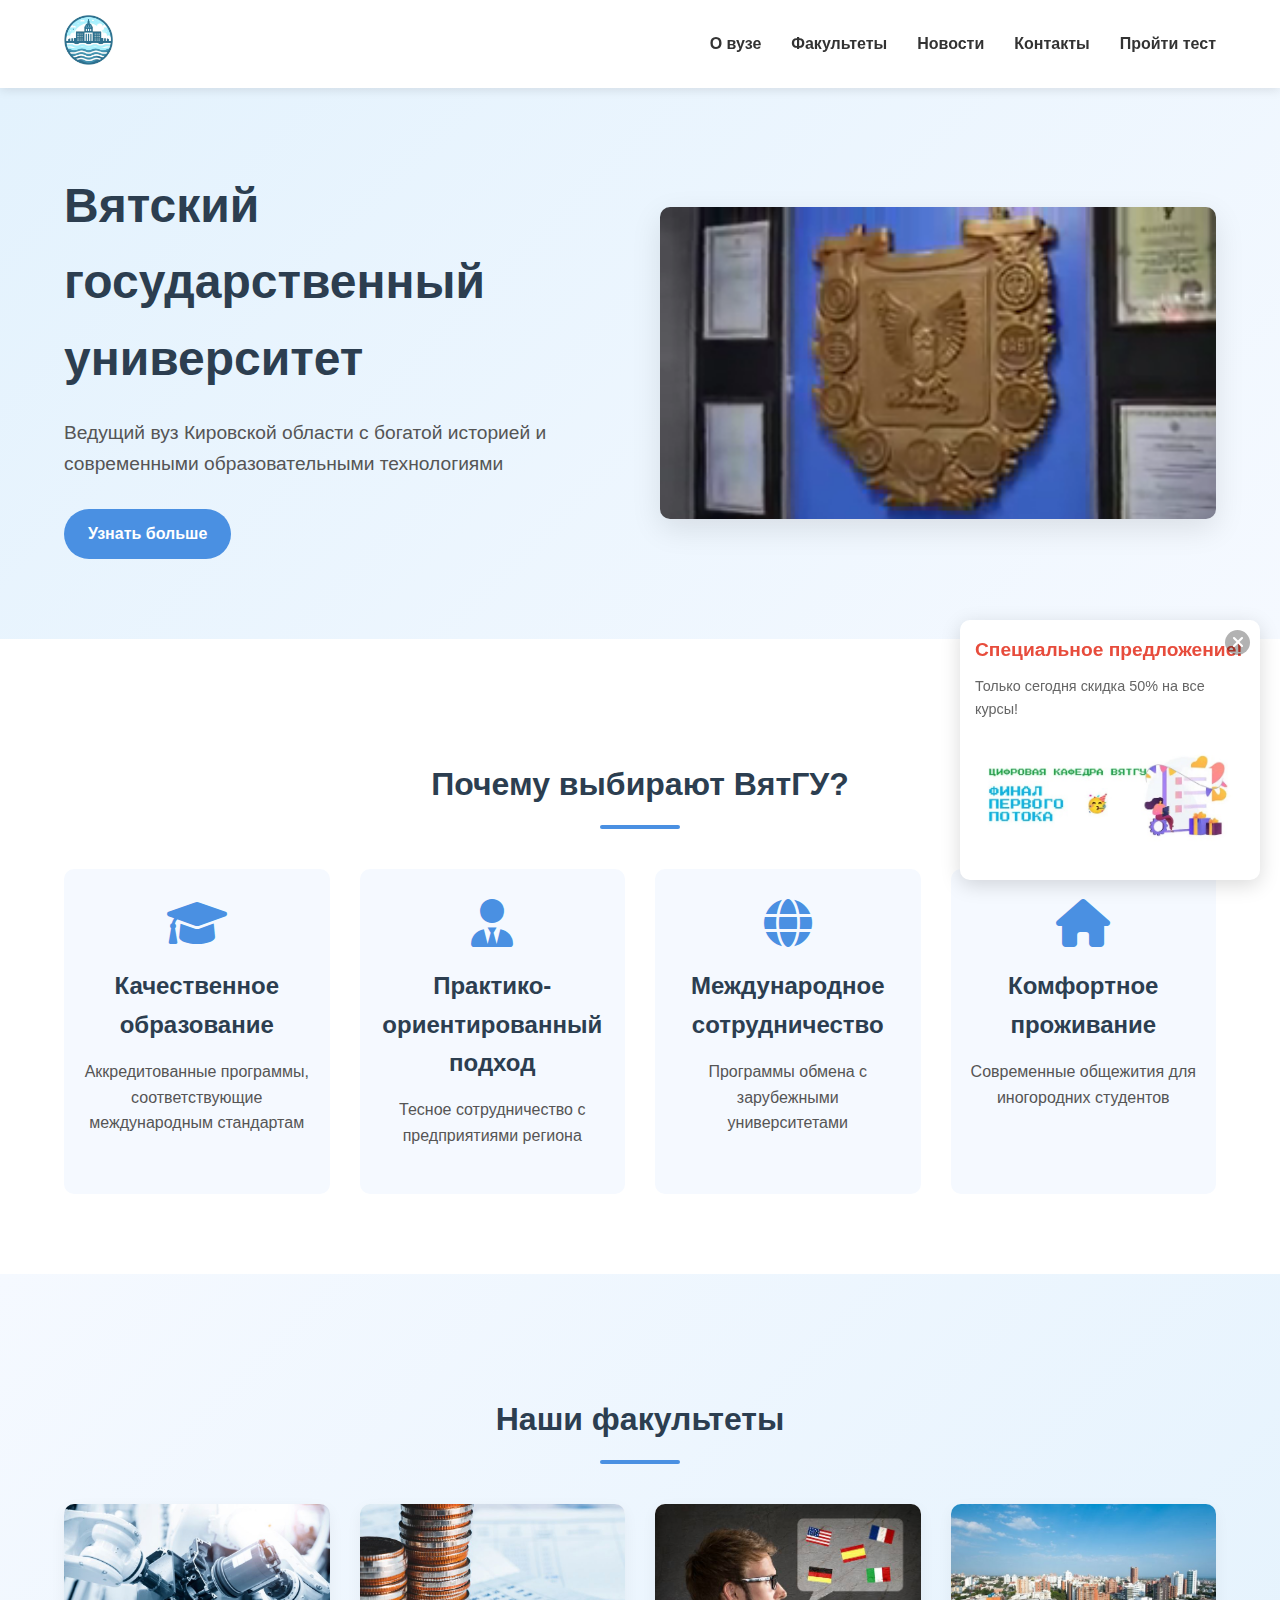
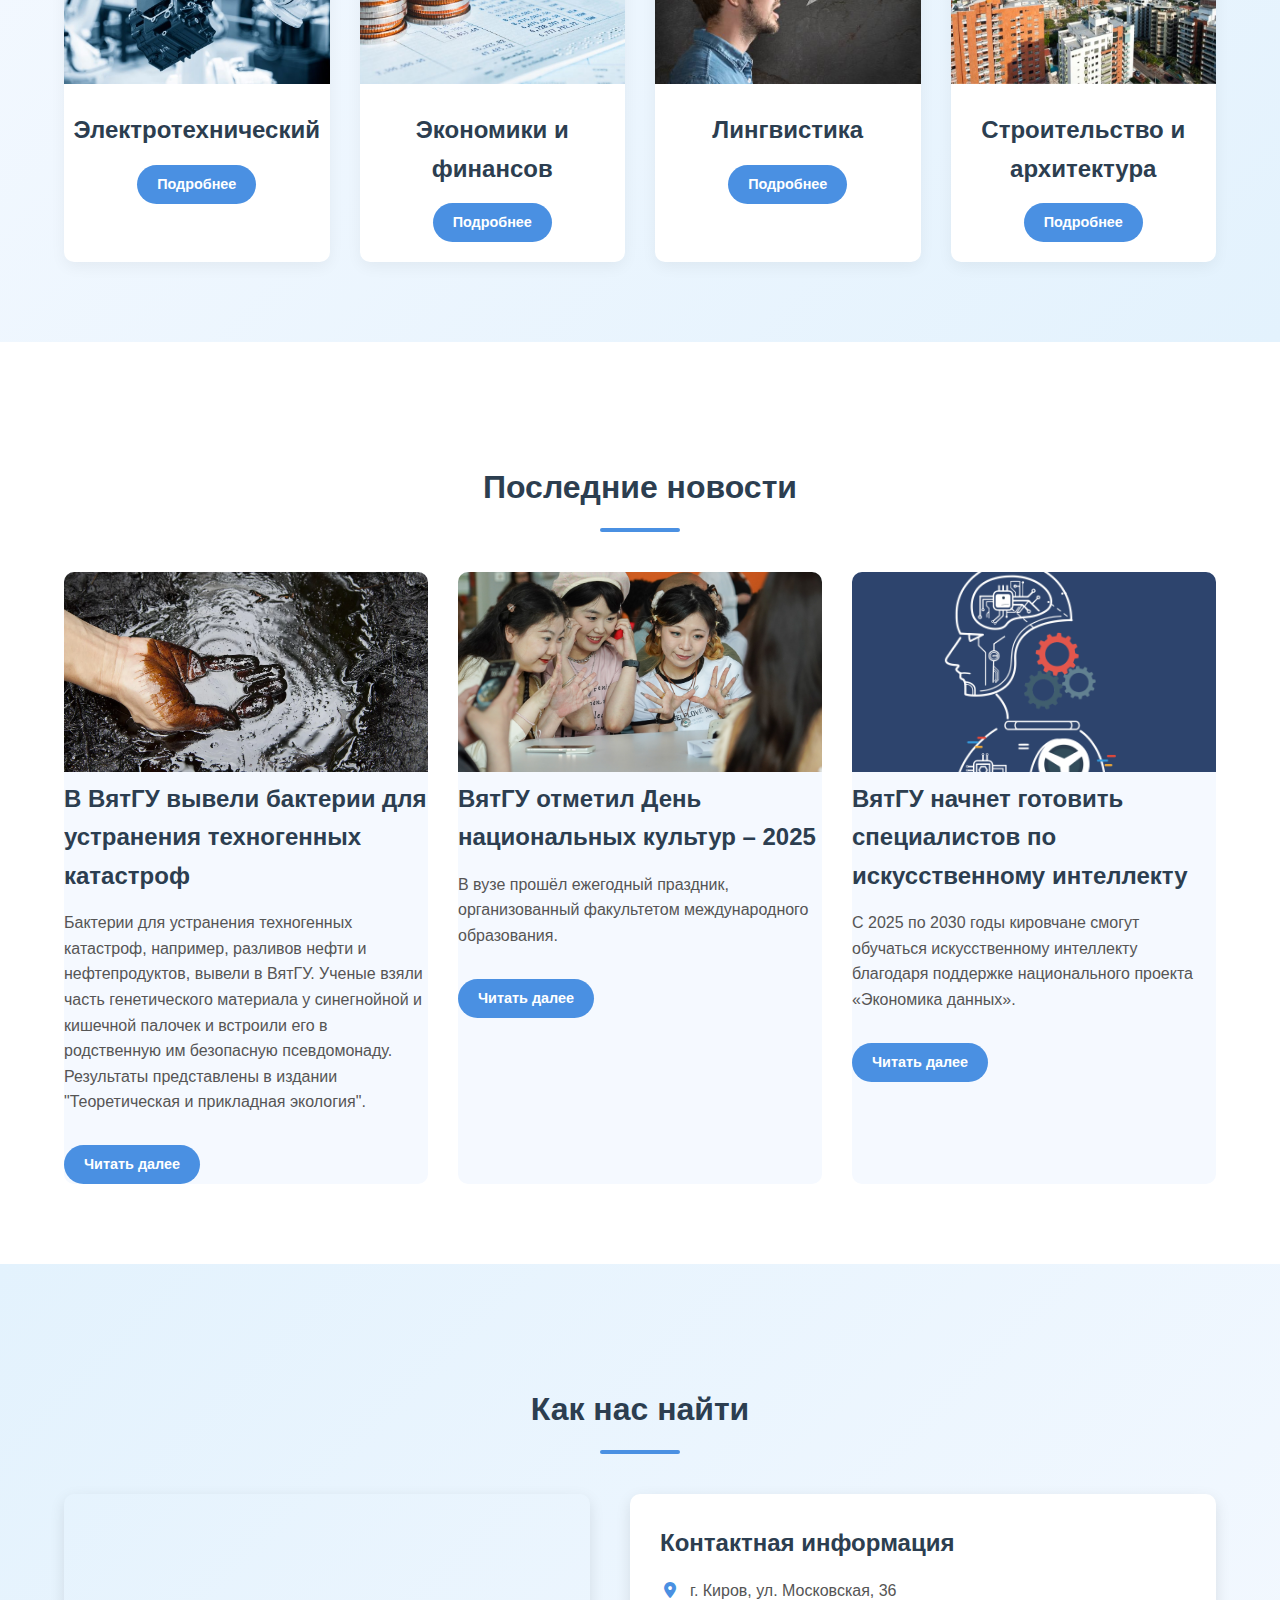
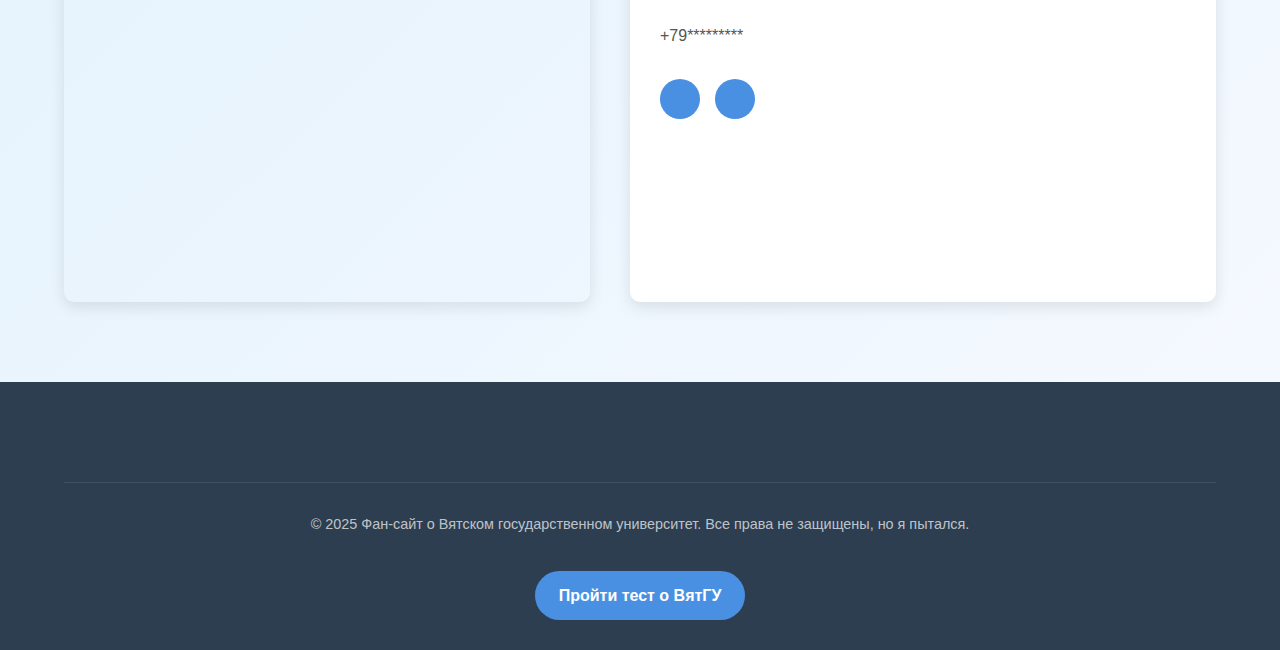
<file: index.html>
﻿<!DOCTYPE html>
<html lang="ru">
<head>
    <meta charset="UTF-8">
    <meta name="viewport" content="width=device-width, initial-scale=1.0">
    <title>ВятГУ - Главная</title>
    <link rel="stylesheet" href="Чисто стиль.css">
    <link rel="stylesheet" href="https://cdnjs.cloudflare.com/ajax/libs/font-awesome/6.0.0-beta3/css/all.min.css">
</head>
<body>
    <header>
        <div class="логотип">
            <img src="лого.jpg" alt="Логотип ВятГУ">
        </div>
        <nav>
            <ul>
                <li><a href="#о-вузе">О вузе</a></li>
                <li><a href="#факультеты">Факультеты</a></li>
                <li><a href="#новости">Новости</a></li>
                <li><a href="#контакты">Контакты</a></li>
                <li><a href="Тест.html">Пройти тест</a></li>
            </ul>
        </nav>
        <div class="бургер-меню">
            <i class="fas fa-bars"></i>
        </div>
    </header>

    <div class="реклама">
        <a href="https://ok.ru/informtehkirov/topic/155326226508620" target="_blank" class="реклама-ссылка">
            <div class="реклама-контент">
                <h3>Специальное предложение!</h3>
                <p>Только сегодня скидка 50% на все курсы!</p>
                <img src="цифровые кафедры.jpg" alt="Реклама">
            </div>
            <div class="крестик"><i class="fas fa-times"></i></div>
        </a>
    </div>

    <main>
        <section id="о-вузе" class="герой">
            <div class="герой-контент">
                <h1>Вятский государственный университет</h1>
                <p>Ведущий вуз Кировской области с богатой историей и современными образовательными технологиями</p>
                <a href="https://yandex.ru/video/preview/6130257232818466987" class="кнопка">Узнать больше</a>
            </div>
            <div class="герой-видео">
                <video autoplay muted loop>
                    <source src="видео.mp4" type="video/mp4">
                </video>
            </div>
        </section>

        <section id="преимущества" class="преимущества">
            <h2>Почему выбирают ВятГУ?</h2>
            <div class="преимущества-грид">
                <div class="преимущество">
                    <i class="fas fa-graduation-cap"></i>
                    <h3>Качественное образование</h3>
                    <p>Аккредитованные программы, соответствующие международным стандартам</p>
                </div>
                <div class="преимущество">
                    <i class="fas fa-user-tie"></i>
                    <h3>Практико-ориентированный подход</h3>
                    <p>Тесное сотрудничество с предприятиями региона</p>
                </div>
                <div class="преимущество">
                    <i class="fas fa-globe"></i>
                    <h3>Международное сотрудничество</h3>
                    <p>Программы обмена с зарубежными университетами</p>
                </div>
                <div class="преимущество">
                    <i class="fas fa-home"></i>
                    <h3>Комфортное проживание</h3>
                    <p>Современные общежития для иногородних студентов</p>
                </div>
            </div>
        </section>

        <section id="факультеты" class="факультеты">
            <h2>Наши факультеты</h2>
            <div class="факультеты-грид">
                <div class="факультет">
                    <img src="электротехнический.jpg" alt="Факультет 1">
                    <h3>Электротехнический</h3>
                    <a href="https://vuzopedia.ru/vuz/3665/spec" target="_blank" class="кнопка">Подробнее</a>
                </div>
                <div class="факультет">
                    <img src="экономика.jpg" alt="Факультет 2">
                    <h3>Экономики и финансов</h3>
                    <a href="https://vuzopedia.ru/vuz/3663/spec" target="_blank" class="кнопка">Подробнее</a>
                </div>
                <div class="факультет">
                    <img src="лингвист.jpg" alt="Факультет 3">
                    <h3>Лингвистика</h3>
                    <a href="https://vuzopedia.ru/vuz/3645/napr/61" target="_blank" class="кнопка">Подробнее</a>
                </div>
                <div class="факультет">
                    <img src="строительство.jpg" alt="Факультет 4">
                    <h3>Cтроительство и архитектура</h3>
                    <a href="https://vuzopedia.ru/vuz/3662/spec" target="_blank" class="кнопка">Подробнее</a>
                </div>
            </div>
        </section>

        <section id="новости" class="новости">
            <h2>Последние новости</h2>
            <div class="новости-грид">
                <article class="новость">
                    <img src="новость1.jpg" alt="Новость 1">
                    <h3>В ВятГУ вывели бактерии для устранения техногенных катастроф</h3>
                    <p>Бактерии для устранения техногенных катастроф, например, разливов нефти и нефтепродуктов, вывели в ВятГУ. Ученые взяли часть генетического материала у синегнойной и кишечной палочек и встроили его в родственную им безопасную псевдомонаду. Результаты представлены в издании "Теоретическая и прикладная экология".</p>
                    <a href="https://ria.ru/20241218/nauka-1989749673.html" class="кнопка">Читать далее</a>
                </article>
                <article class="новость">
                    <img src="новость2.jpg" alt="Новость 2">
                    <h3>
                        ВятГУ отметил День национальных культур – 2025
                    </h3>
                    <p>
                        В вузе прошёл ежегодный праздник, организованный факультетом международного образования.
                    </p>
                    <a href="https://kirovpravda.ru/vyatgu-otmetil-den-natsionalnyh-kultur-2025/" class="кнопка">Читать далее</a>
                </article>
                <article class="новость">
                    <img src="гиф.gif" alt="Новость 3">
                    <h3>ВятГУ начнет готовить специалистов по искусственному интеллекту</h3>
                    <p>С 2025 по 2030 годы кировчане смогут обучаться искусственному интеллекту благодаря поддержке национального проекта «Экономика данных».</p>
                    <a href="https://it.kirovreg.ru/news/Vyatka-State-University-will-begin-to-train-specialists-in-artificial-intelligence/" class="кнопка">Читать далее</a>
                </article>
            </div>
        </section>

        <section id="контакты" class="контакты">
            <h2>Как нас найти</h2>
            <div class="контакты-контейнер">
                <div class="карта">
                    <iframe src="https://yandex.ru/map-widget/v1/?um=constructor%3A1234567890abcdef&amp;source=constructor" width="100%" height="400" frameborder="0"></iframe>
                </div>
                <div class="контактная-информация">
                    <h3>Контактная информация</h3>
                    <p><i class="fas fa-map-marker-alt"></i> г. Киров, ул. Московская, 36</p>
                    <p>+79*********</p>
                    <div class="соцсети">
                        <a href="https://vk.com/vyatsu"><i class="fab fa-vk"></i></a>
                        <a href="https://t.me/s/vyatsunews"><i class="fab fa-telegram"></i></a>
                    </div>
                </div>
            </div>
        </section>
    </main>

    <footer>
        <div class="футер-контент">
            <div class="футер-секция">
            </div>
        </div>
        <div class="копирайт">
            <p>&copy; 2025 Фан-сайт о Вятском государственном университет. Все права не защищены, но я пытался.</p>
            <a href="Тест.html" class="кнопка">Пройти тест о ВятГУ</a>
        </div>
    </footer>

    <script>
        // Бургер-меню для мобильных устройств
        document.querySelector('.бургер-меню').addEventListener('click', function () {
            document.querySelector('nav ul').classList.toggle('активное');
        });

        // Плавная прокрутка для якорных ссылок
        document.querySelectorAll('a[href^="#"]').forEach(anchor => {
            anchor.addEventListener('click', function (e) {
                e.preventDefault();
                document.querySelector(this.getAttribute('href')).scrollIntoView({
                    behavior: 'smooth'
                });
            });
        });
    </script>
</body>
</html>
</file>
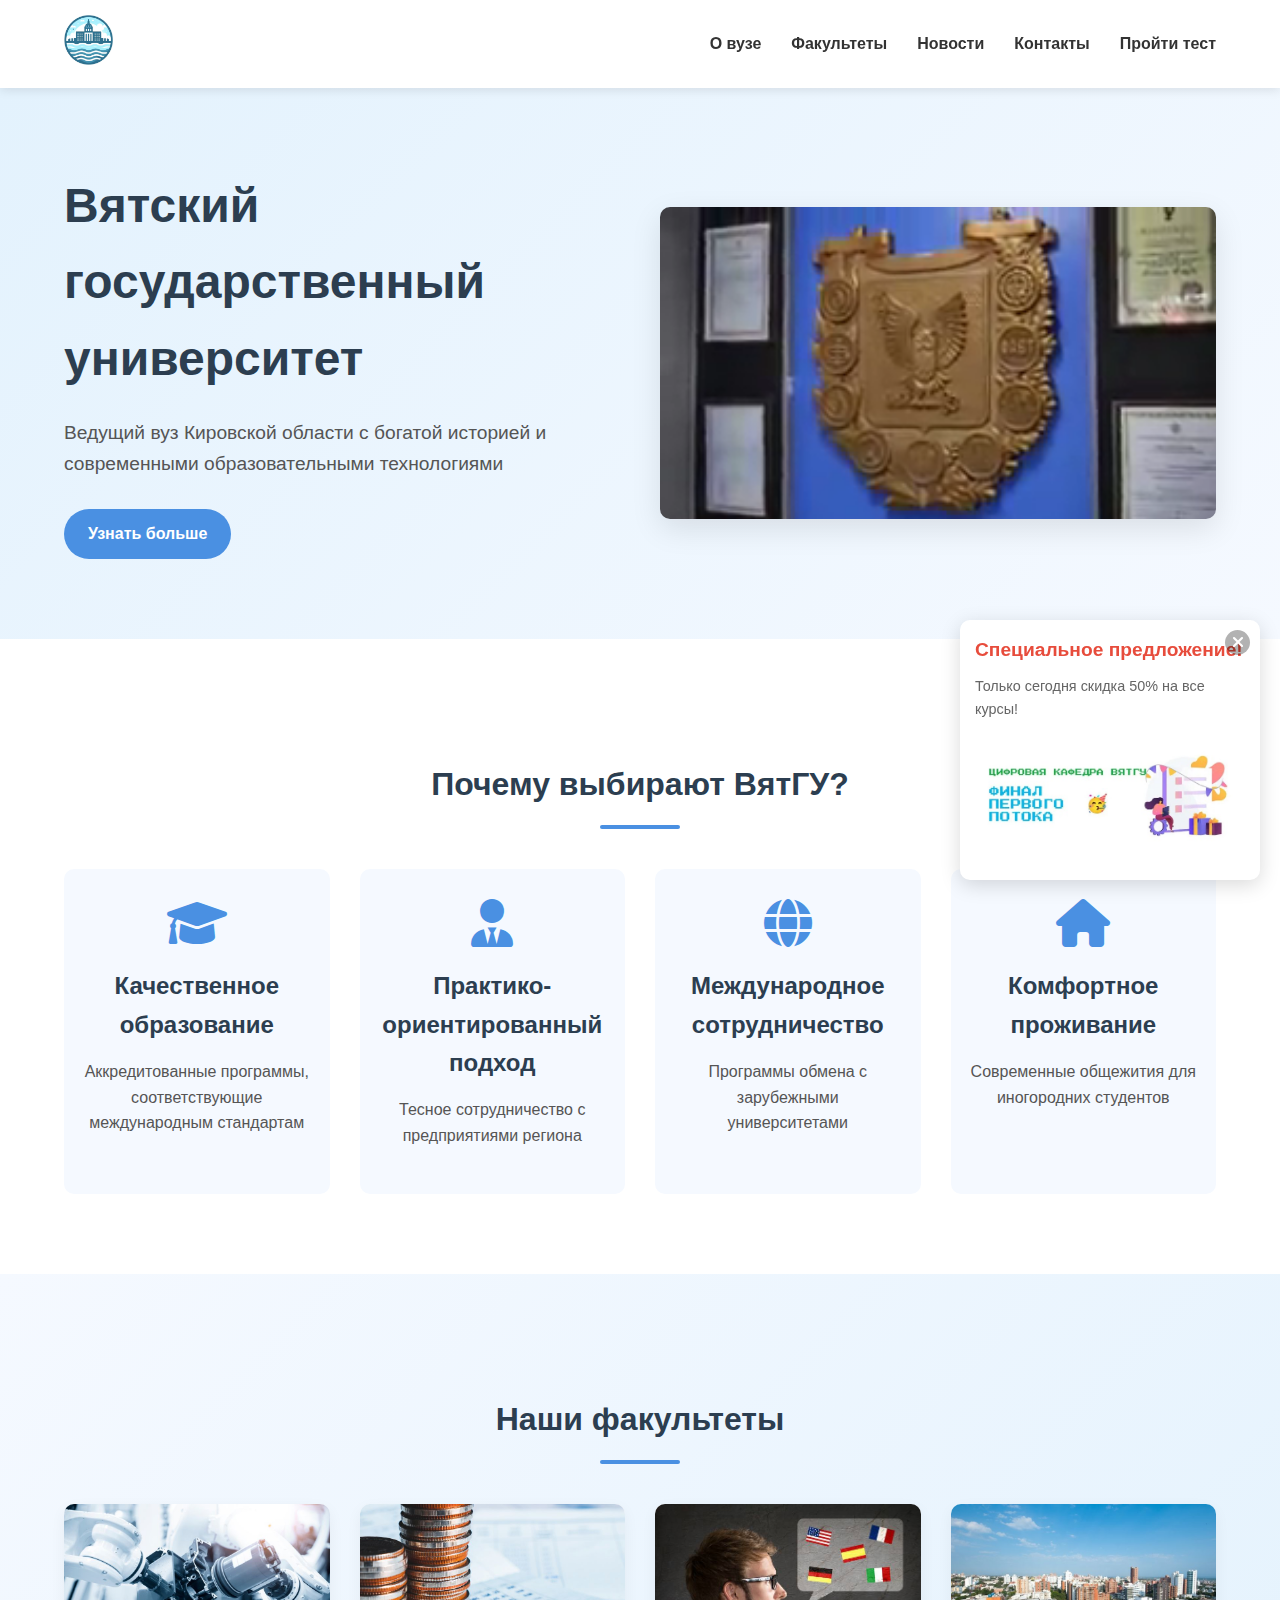
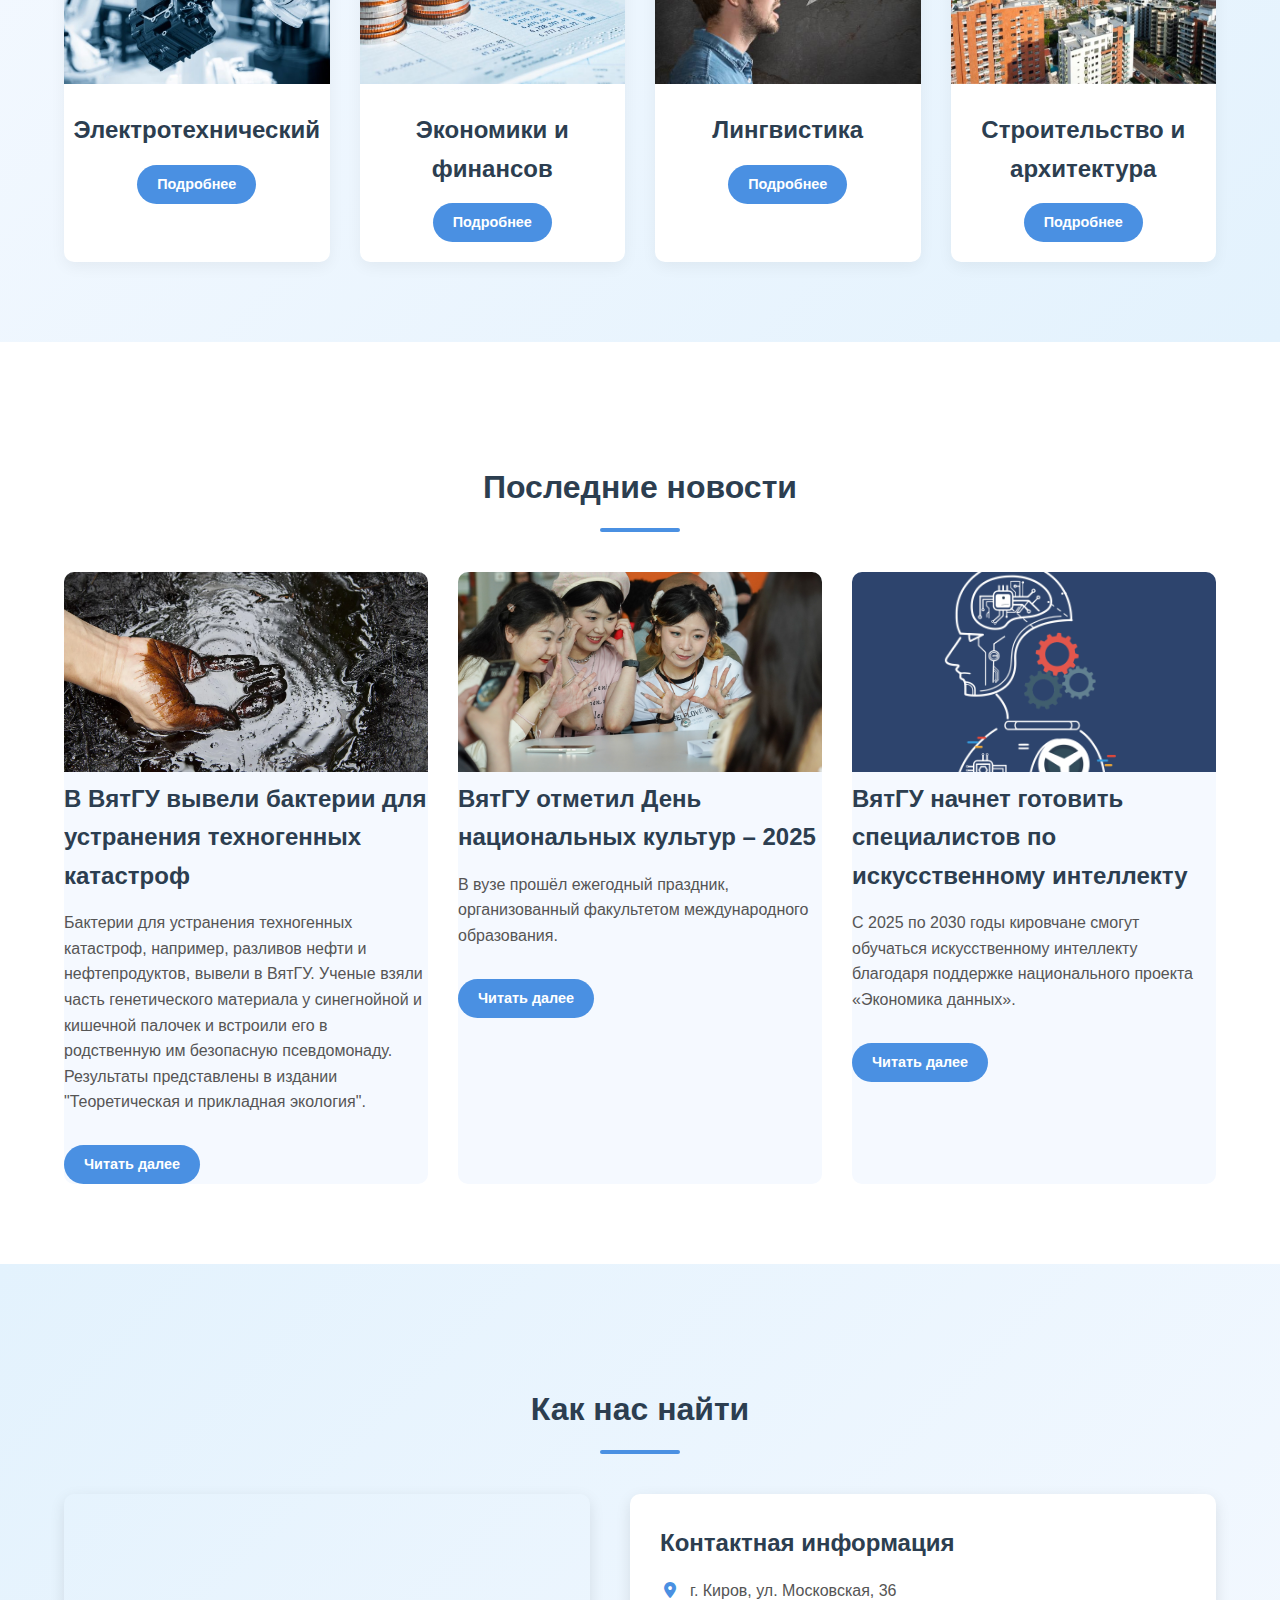
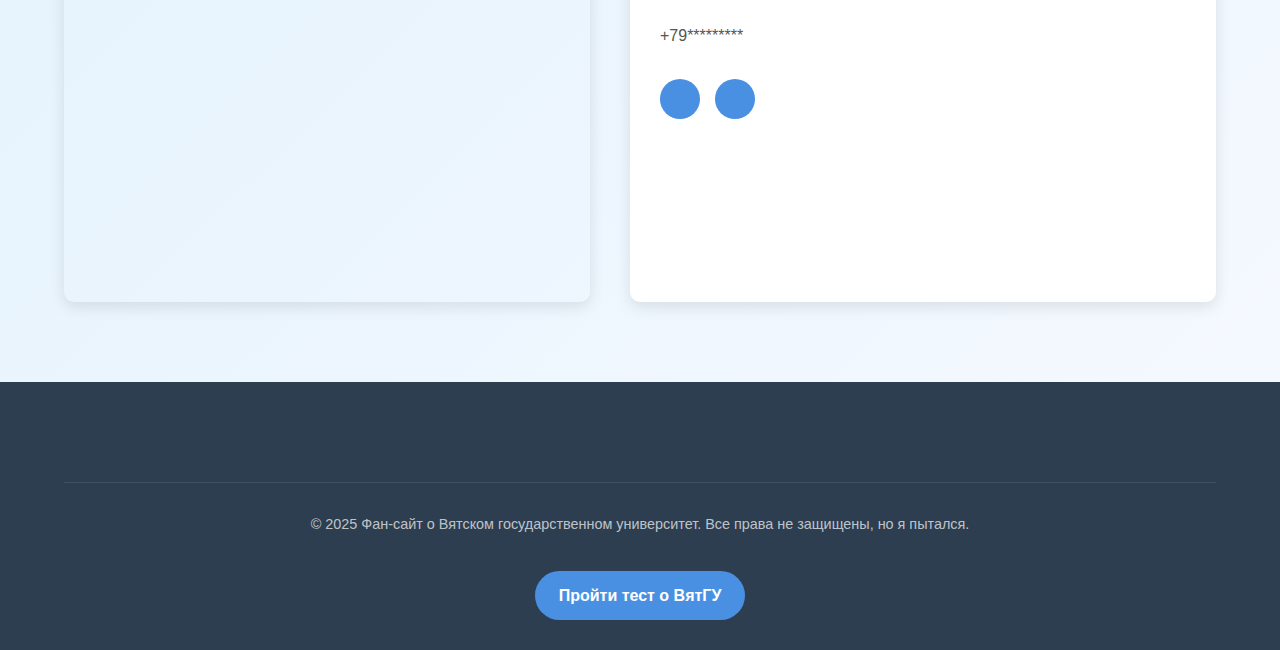
<file: Главная страница.html>
﻿<!DOCTYPE html>
<html lang="ru">
<head>
    <meta charset="UTF-8">
    <meta name="viewport" content="width=device-width, initial-scale=1.0">
    <title>ВятГУ - Главная</title>
    <link rel="stylesheet" href="Чисто стиль.css">
    <link rel="stylesheet" href="https://cdnjs.cloudflare.com/ajax/libs/font-awesome/6.0.0-beta3/css/all.min.css">
</head>
<body>
    <header>
        <div class="логотип">
            <img src="лого.jpg" alt="Логотип ВятГУ">
        </div>
        <nav>
            <ul>
                <li><a href="#о-вузе">О вузе</a></li>
                <li><a href="#факультеты">Факультеты</a></li>
                <li><a href="#новости">Новости</a></li>
                <li><a href="#контакты">Контакты</a></li>
                <li><a href="Тест.html">Пройти тест</a></li>
            </ul>
        </nav>
        <div class="бургер-меню">
            <i class="fas fa-bars"></i>
        </div>
    </header>

    <div class="реклама">
        <a href="https://ok.ru/informtehkirov/topic/155326226508620" target="_blank" class="реклама-ссылка">
            <div class="реклама-контент">
                <h3>Специальное предложение!</h3>
                <p>Только сегодня скидка 50% на все курсы!</p>
                <img src="цифровые кафедры.jpg" alt="Реклама">
            </div>
            <div class="крестик"><i class="fas fa-times"></i></div>
        </a>
    </div>

    <main>
        <section id="о-вузе" class="герой">
            <div class="герой-контент">
                <h1>Вятский государственный университет</h1>
                <p>Ведущий вуз Кировской области с богатой историей и современными образовательными технологиями</p>
                <a href="https://yandex.ru/video/preview/6130257232818466987" class="кнопка">Узнать больше</a>
            </div>
            <div class="герой-видео">
                <video autoplay muted loop>
                    <source src="видео.mp4" type="video/mp4">
                </video>
            </div>
        </section>

        <section id="преимущества" class="преимущества">
            <h2>Почему выбирают ВятГУ?</h2>
            <div class="преимущества-грид">
                <div class="преимущество">
                    <i class="fas fa-graduation-cap"></i>
                    <h3>Качественное образование</h3>
                    <p>Аккредитованные программы, соответствующие международным стандартам</p>
                </div>
                <div class="преимущество">
                    <i class="fas fa-user-tie"></i>
                    <h3>Практико-ориентированный подход</h3>
                    <p>Тесное сотрудничество с предприятиями региона</p>
                </div>
                <div class="преимущество">
                    <i class="fas fa-globe"></i>
                    <h3>Международное сотрудничество</h3>
                    <p>Программы обмена с зарубежными университетами</p>
                </div>
                <div class="преимущество">
                    <i class="fas fa-home"></i>
                    <h3>Комфортное проживание</h3>
                    <p>Современные общежития для иногородних студентов</p>
                </div>
            </div>
        </section>

        <section id="факультеты" class="факультеты">
            <h2>Наши факультеты</h2>
            <div class="факультеты-грид">
                <div class="факультет">
                    <img src="электротехнический.jpg" alt="Факультет 1">
                    <h3>Электротехнический</h3>
                    <a href="https://vuzopedia.ru/vuz/3665/spec" target="_blank" class="кнопка">Подробнее</a>
                </div>
                <div class="факультет">
                    <img src="экономика.jpg" alt="Факультет 2">
                    <h3>Экономики и финансов</h3>
                    <a href="https://vuzopedia.ru/vuz/3663/spec" target="_blank" class="кнопка">Подробнее</a>
                </div>
                <div class="факультет">
                    <img src="лингвист.jpg" alt="Факультет 3">
                    <h3>Лингвистика</h3>
                    <a href="https://vuzopedia.ru/vuz/3645/napr/61" target="_blank" class="кнопка">Подробнее</a>
                </div>
                <div class="факультет">
                    <img src="строительство.jpg" alt="Факультет 4">
                    <h3>Cтроительство и архитектура</h3>
                    <a href="https://vuzopedia.ru/vuz/3662/spec" target="_blank" class="кнопка">Подробнее</a>
                </div>
            </div>
        </section>

        <section id="новости" class="новости">
            <h2>Последние новости</h2>
            <div class="новости-грид">
                <article class="новость">
                    <img src="новость1.jpg" alt="Новость 1">
                    <h3>В ВятГУ вывели бактерии для устранения техногенных катастроф</h3>
                    <p>Бактерии для устранения техногенных катастроф, например, разливов нефти и нефтепродуктов, вывели в ВятГУ. Ученые взяли часть генетического материала у синегнойной и кишечной палочек и встроили его в родственную им безопасную псевдомонаду. Результаты представлены в издании "Теоретическая и прикладная экология".</p>
                    <a href="https://ria.ru/20241218/nauka-1989749673.html" class="кнопка">Читать далее</a>
                </article>
                <article class="новость">
                    <img src="новость2.jpg" alt="Новость 2">
                    <h3>
                        ВятГУ отметил День национальных культур – 2025
                    </h3>
                    <p>
                        В вузе прошёл ежегодный праздник, организованный факультетом международного образования.
                    </p>
                    <a href="https://kirovpravda.ru/vyatgu-otmetil-den-natsionalnyh-kultur-2025/" class="кнопка">Читать далее</a>
                </article>
                <article class="новость">
                    <img src="гиф.gif" alt="Новость 3">
                    <h3>ВятГУ начнет готовить специалистов по искусственному интеллекту</h3>
                    <p>С 2025 по 2030 годы кировчане смогут обучаться искусственному интеллекту благодаря поддержке национального проекта «Экономика данных».</p>
                    <a href="https://it.kirovreg.ru/news/Vyatka-State-University-will-begin-to-train-specialists-in-artificial-intelligence/" class="кнопка">Читать далее</a>
                </article>
            </div>
        </section>

        <section id="контакты" class="контакты">
            <h2>Как нас найти</h2>
            <div class="контакты-контейнер">
                <div class="карта">
                    <iframe src="https://yandex.ru/map-widget/v1/?um=constructor%3A1234567890abcdef&amp;source=constructor" width="100%" height="400" frameborder="0"></iframe>
                </div>
                <div class="контактная-информация">
                    <h3>Контактная информация</h3>
                    <p><i class="fas fa-map-marker-alt"></i> г. Киров, ул. Московская, 36</p>
                    <p>+79*********</p>
                    <div class="соцсети">
                        <a href="https://vk.com/vyatsu"><i class="fab fa-vk"></i></a>
                        <a href="https://t.me/s/vyatsunews"><i class="fab fa-telegram"></i></a>
                    </div>
                </div>
            </div>
        </section>
    </main>

    <footer>
        <div class="футер-контент">
            <div class="футер-секция">
            </div>
        </div>
        <div class="копирайт">
            <p>&copy; 2025 Фан-сайт о Вятском государственном университет. Все права не защищены, но я пытался.</p>
            <a href="Тест.html" class="кнопка">Пройти тест о ВятГУ</a>
        </div>
    </footer>

    <script>
        // Бургер-меню для мобильных устройств
        document.querySelector('.бургер-меню').addEventListener('click', function () {
            document.querySelector('nav ul').classList.toggle('активное');
        });

        // Плавная прокрутка для якорных ссылок
        document.querySelectorAll('a[href^="#"]').forEach(anchor => {
            anchor.addEventListener('click', function (e) {
                e.preventDefault();
                document.querySelector(this.getAttribute('href')).scrollIntoView({
                    behavior: 'smooth'
                });
            });
        });
    </script>
</body>
</html>
</file>
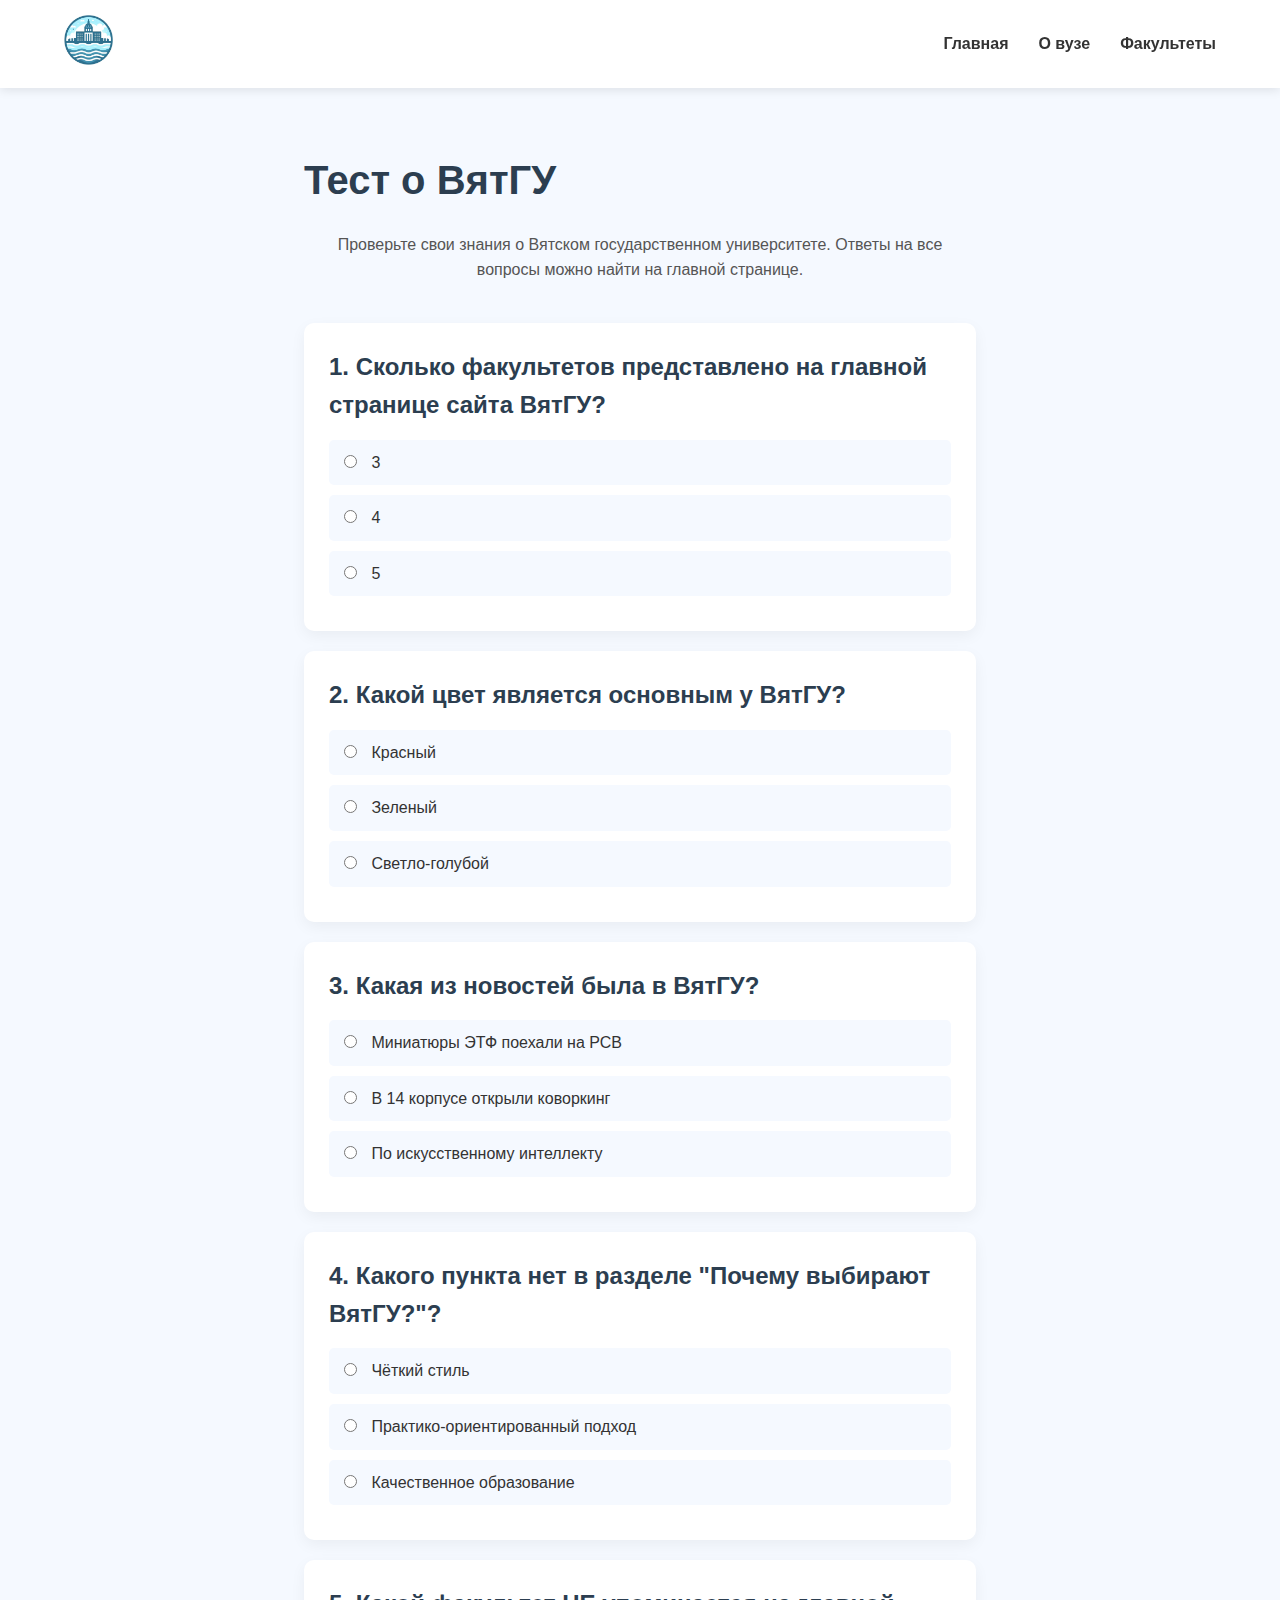
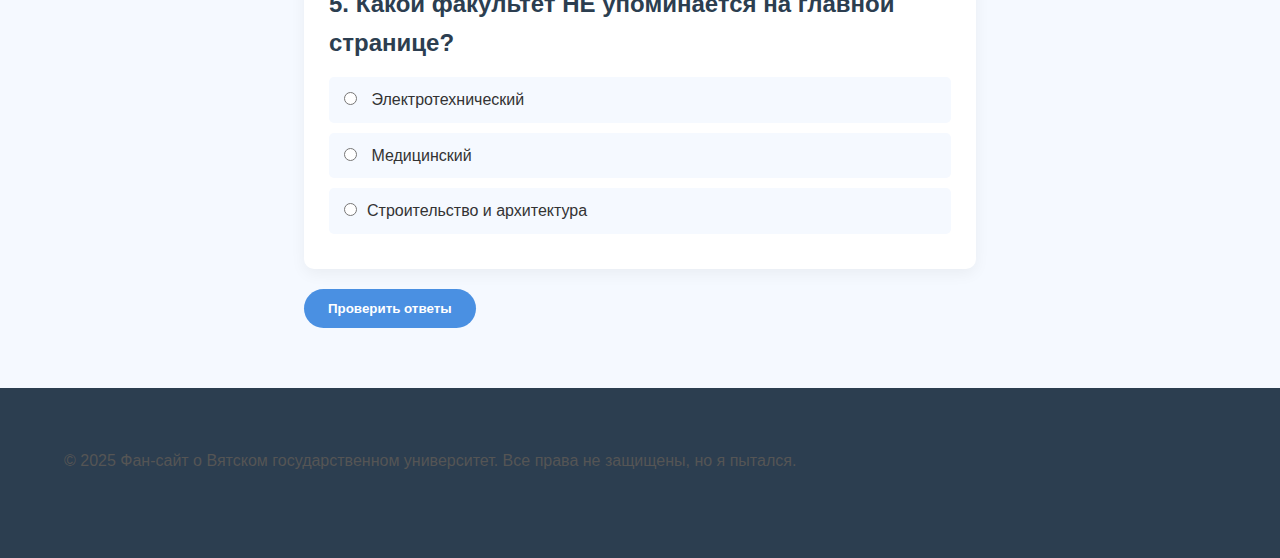
<file: Тест.html>
﻿<!DOCTYPE html>
<html lang="ru">
<head>
    <meta charset="UTF-8">
    <meta name="viewport" content="width=device-width, initial-scale=1.0">
    <title>ВятГУ - Тест</title>
    <link rel="stylesheet" href="Чисто стиль.css">
    <link rel="stylesheet" href="https://cdnjs.cloudflare.com/ajax/libs/font-awesome/6.0.0-beta3/css/all.min.css">
</head>
<body>
    <header>
        <div class="логотип">
            <img src="лого.jpg" alt="Логотип ВятГУ">
        </div>
        <nav>
            <ul>
                <li><a href="index.html">Главная</a></li>
                <li><a href="index.html#о-вузе">О вузе</a></li>
                <li><a href="index.html#факультеты">Факультеты</a></li>
            </ul>
        </nav>
        <div class="бургер-меню">
            <i class="fas fa-bars"></i>
        </div>
    </header>

    <main class="тест-контейнер">
        <h1>Тест о ВятГУ</h1>
        <p>Проверьте свои знания о Вятском государственном университете. Ответы на все вопросы можно найти на главной странице.</p>

        <form id="тест-форма">
            <div class="вопрос">
                <h3>1. Сколько факультетов представлено на главной странице сайта ВятГУ?</h3>
                <label><input type="radio" name="q1" value="a"> 3</label>
                <label><input type="radio" name="q1" value="b"> 4</label>
                <label><input type="radio" name="q1" value="c"> 5</label>
            </div>

            <div class="вопрос">
                <h3>2. Какой цвет является основным у ВятГУ?</h3>
                <label><input type="radio" name="q2" value="a"> Красный</label>
                <label><input type="radio" name="q2" value="b"> Зеленый</label>
                <label><input type="radio" name="q2" value="c"> Светло-голубой</label>
            </div>

            <div class="вопрос">
                <h3>3. Какая из новостей была в ВятГУ?</h3>
                <label><input type="radio" name="q3" value="a"> Миниатюры ЭТФ поехали на РСВ</label>
                <label><input type="radio" name="q3" value="b"> В 14 корпусе открыли коворкинг</label>
                <label><input type="radio" name="q3" value="c"> По искусственному интеллекту</label>
            </div>

            <div class="вопрос">
                <h3>4. Какого пункта нет в разделе "Почему выбирают ВятГУ?"?</h3>
                <label><input type="radio" name="q4" value="a"> Чёткий стиль</label>
                <label><input type="radio" name="q4" value="b"> Практико-ориентированный подход</label>
                <label><input type="radio" name="q4" value="c"> Качественное образование</label>
            </div>

            <div class="вопрос">
                <h3>5. Какой факультет НЕ упоминается на главной странице?</h3>
                <label><input type="radio" name="q5" value="a"> Электротехнический</label>
                <label><input type="radio" name="q5" value="b"> Медицинский</label>
                <label><input type="radio" name="q5" value="c">Cтроительство и архитектура</label>
            </div>

            <button type="button" class="кнопка" onclick="проверитьТест()">Проверить ответы</button>
        </form>

        <div id="результат" class="результат-теста" style="display: none;">
            <h2>Результаты теста</h2>
            <p>Вы ответили правильно на <span id="баллы">0</span> из 5 вопросов.</p>
            <p id="оценка"></p>
            <a href="index.html" class="кнопка">Вернуться на главную</a>
            <a href="#" class="кнопка" onclick="перезагрузитьТест()">Пройти тест снова</a>
        </div>
    </main>

    <footer>
        <div class="футер-контент">
            <p>&copy; 2025 Фан-сайт о Вятском государственном университет. Все права не защищены, но я пытался.</p>
        </div>
    </footer>

    <script>
        function проверитьТест() {
            const правильныеОтветы = {
                q1: "b",
                q2: "c",
                q3: "c",
                q4: "a",
                q5: "b"
            };

            let баллы = 0;

            for (let i = 1; i <= 5; i++) {
                const выбранныйОтвет = document.querySelector(`input[name="q${i}"]:checked`);
                if (выбранныйОтвет && выбранныйОтвет.value === правильныеОтветы[`q${i}`]) {
                    баллы++;
                }
            }

            document.getElementById('баллы').textContent = баллы;

            let оценка = "";
            if (баллы === 5) {
                оценка = "Отлично! Вы отлично знаете информацию о ВятГУ!";
            } else if (баллы >= 3) {
                оценка = "Хорошо! Но есть куда стремиться.";
            } else {
                оценка = "Попробуйте еще раз, изучите информацию на главной странице.";
            }

            document.getElementById('оценка').textContent = оценка;
            document.getElementById('результат').style.display = "block";
            window.scrollTo({
                top: document.getElementById('результат').offsetTop,
                behavior: 'smooth'
            });
        }

        function перезагрузитьТест() {
            document.getElementById('тест-форма').reset();
            document.getElementById('результат').style.display = "none";
            window.scrollTo({
                top: 0,
                behavior: 'smooth'
            });
        }
    </script>
</body>
</html>
</file>
<file: Чисто стиль.css>
﻿/* Общие стили */
* {
    margin: 0;
    padding: 0;
    box-sizing: border-box;
    font-family: 'Segoe UI', Tahoma, Geneva, Verdana, sans-serif;
}

body {
    background-color: #f5f9ff;
    color: #333;
    line-height: 1.6;
}

a {
    text-decoration: none;
    color: inherit;
}

.кнопка {
    display: inline-block;
    background-color: #4a90e2;
    color: white;
    padding: 12px 24px;
    border-radius: 30px;
    font-weight: 600;
    transition: all 0.3s ease;
    border: none;
    cursor: pointer;
    text-align: center;
}

    .кнопка:hover {
        background-color: #357abd;
        transform: translateY(-2px);
        box-shadow: 0 5px 15px rgba(0, 0, 0, 0.1);
    }

h1, h2, h3, h4 {
    color: #2c3e50;
    margin-bottom: 20px;
}

h1 {
    font-size: 2.5rem;
}

h2 {
    font-size: 2rem;
    text-align: center;
    margin: 40px 0 30px;
    position: relative;
}

    h2:after {
        content: '';
        display: block;
        width: 80px;
        height: 4px;
        background: #4a90e2;
        margin: 15px auto 0;
        border-radius: 2px;
    }

h3 {
    font-size: 1.5rem;
    margin-bottom: 15px;
}

p {
    margin-bottom: 15px;
    color: #555;
}

/* Шапка */
header {
    background-color: white;
    box-shadow: 0 2px 10px rgba(0, 0, 0, 0.1);
    position: sticky;
    top: 0;
    z-index: 1000;
    padding: 15px 5%;
    display: flex;
    justify-content: space-between;
    align-items: center;
}

.логотип img {
    height: 50px;
}

nav ul {
    display: flex;
    list-style: none;
}

    nav ul li {
        margin-left: 30px;
    }

        nav ul li a {
            font-weight: 600;
            transition: color 0.3s;
            position: relative;
        }

            nav ul li a:hover {
                color: #4a90e2;
            }

            nav ul li a:after {
                content: '';
                position: absolute;
                width: 0;
                height: 2px;
                background: #4a90e2;
                bottom: -5px;
                left: 0;
                transition: width 0.3s;
            }

            nav ul li a:hover:after {
                width: 100%;
            }

.бургер-меню {
    display: none;
    font-size: 1.5rem;
    cursor: pointer;
}

/* Реклама */
.реклама {
    position: fixed;
    bottom: 20px;
    right: 20px;
    width: 300px;
    background: white;
    border-radius: 10px;
    box-shadow: 0 5px 20px rgba(0, 0, 0, 0.15);
    z-index: 999;
    overflow: hidden;
    transition: all 0.3s ease;
}

.реклама-ссылка {
    display: block;
    position: relative;
}

.реклама-контент {
    padding: 15px;
}

    .реклама-контент h3 {
        color: #e74c3c;
        font-size: 1.2rem;
        margin-bottom: 10px;
    }

    .реклама-контент p {
        color: #666;
        font-size: 0.9rem;
        margin-bottom: 10px;
    }

    .реклама-контент img {
        width: 100%;
        border-radius: 5px;
        margin-top: 10px;
    }

.крестик {
    position: absolute;
    top: 10px;
    right: 10px;
    background: rgba(0, 0, 0, 0.3);
    width: 25px;
    height: 25px;
    border-radius: 50%;
    display: flex;
    justify-content: center;
    align-items: center;
    color: white;
    transition: all 0.3s ease;
}

    .крестик:hover {
        background: rgba(0, 0, 0, 0.5);
        transform: rotate(90deg);
    }

/* Герой секция */
.герой {
    display: flex;
    align-items: center;
    padding: 80px 5%;
    background: linear-gradient(135deg, #e3f2fd 0%, #f5f9ff 100%);
}

.герой-контент {
    flex: 1;
    padding-right: 40px;
}

    .герой-контент h1 {
        font-size: 3rem;
        margin-bottom: 20px;
        color: #2c3e50;
    }

    .герой-контент p {
        font-size: 1.2rem;
        margin-bottom: 30px;
        color: #555;
    }

.герой-видео {
    flex: 1;
    border-radius: 10px;
    overflow: hidden;
    box-shadow: 0 10px 30px rgba(0, 0, 0, 0.1);
}

    .герой-видео video {
        width: 100%;
        display: block;
    }

/* Преимущества */
.преимущества {
    padding: 80px 5%;
    background-color: white;
}

.преимущества-грид {
    display: grid;
    grid-template-columns: repeat(auto-fit, minmax(250px, 1fr));
    gap: 30px;
    margin-top: 40px;
}

.преимущество {
    text-align: center;
    padding: 30px 20px;
    background: #f5f9ff;
    border-radius: 10px;
    transition: all 0.3s ease;
}

    .преимущество:hover {
        transform: translateY(-10px);
        box-shadow: 0 10px 25px rgba(74, 144, 226, 0.2);
    }

    .преимущество i {
        font-size: 3rem;
        color: #4a90e2;
        margin-bottom: 20px;
    }

/* Факультеты */
.факультеты {
    padding: 80px 5%;
    background: linear-gradient(135deg, #f5f9ff 0%, #e3f2fd 100%);
}

.факультеты-грид {
    display: grid;
    grid-template-columns: repeat(auto-fit, minmax(250px, 1fr));
    gap: 30px;
    margin-top: 40px;
}

.факультет {
    background: white;
    border-radius: 10px;
    overflow: hidden;
    box-shadow: 0 5px 15px rgba(0, 0, 0, 0.05);
    transition: all 0.3s ease;
    text-align: center;
    padding-bottom: 20px;
}

    .факультет:hover {
        transform: translateY(-10px);
        box-shadow: 0 15px 30px rgba(0, 0, 0, 0.1);
    }

    .факультет img {
        width: 100%;
        height: 180px;
        object-fit: cover;
        margin-bottom: 20px;
    }

    .факультет .кнопка {
        padding: 8px 20px;
        font-size: 0.9rem;
    }

/* Новости */
.новости {
    padding: 80px 5%;
    background-color: white;
}

.новости-грид {
    display: grid;
    grid-template-columns: repeat(auto-fit, minmax(300px, 1fr));
    gap: 30px;
    margin-top: 40px;
}

.новость {
    background: #f5f9ff;
    border-radius: 10px;
    overflow: hidden;
    transition: all 0.3s ease;
}

    .новость:hover {
        transform: translateY(-10px);
        box-shadow: 0 10px 25px rgba(74, 144, 226, 0.2);
    }

    .новость img {
        width: 100%;
        height: 200px;
        object-fit: cover;
    }

.новость-контент {
    padding: 20px;
}

.новость .кнопка {
    padding: 8px 20px;
    font-size: 0.9rem;
    margin-top: 15px;
    display: inline-block;
}

/* Контакты */
.контакты {
    padding: 80px 5%;
    background: linear-gradient(135deg, #e3f2fd 0%, #f5f9ff 100%);
}

.контакты-контейнер {
    display: flex;
    gap: 40px;
    margin-top: 40px;
    flex-wrap: wrap;
}

.карта {
    flex: 1;
    min-width: 300px;
    border-radius: 10px;
    overflow: hidden;
    box-shadow: 0 5px 15px rgba(0, 0, 0, 0.1);
}

.контактная-информация {
    flex: 1;
    min-width: 300px;
    background: white;
    padding: 30px;
    border-radius: 10px;
    box-shadow: 0 5px 15px rgba(0, 0, 0, 0.1);
}

    .контактная-информация p {
        margin-bottom: 20px;
        display: flex;
        align-items: center;
    }

    .контактная-информация i {
        margin-right: 10px;
        color: #4a90e2;
        width: 20px;
        text-align: center;
    }

.соцсети {
    display: flex;
    gap: 15px;
    margin-top: 30px;
}

    .соцсети a {
        display: flex;
        justify-content: center;
        align-items: center;
        width: 40px;
        height: 40px;
        background: #4a90e2;
        color: white;
        border-radius: 50%;
        transition: all 0.3s ease;
    }

        .соцсети a:hover {
            background: #357abd;
            transform: translateY(-3px);
        }

/* Подвал */
footer {
    background: #2c3e50;
    color: white;
    padding: 60px 5% 30px;
}

.футер-контент {
    display: flex;
    justify-content: space-between;
    flex-wrap: wrap;
    gap: 40px;
    margin-bottom: 40px;
}

.футер-секция {
    flex: 1;
    min-width: 200px;
}

    .футер-секция h4 {
        color: white;
        margin-bottom: 20px;
        font-size: 1.2rem;
    }

    .футер-секция ul {
        list-style: none;
    }

        .футер-секция ul li {
            margin-bottom: 10px;
        }

            .футер-секция ul li a {
                transition: color 0.3s;
            }

                .футер-секция ul li a:hover {
                    color: #4a90e2;
                }

.копирайт {
    text-align: center;
    padding-top: 30px;
    border-top: 1px solid rgba(255, 255, 255, 0.1);
    display: flex;
    flex-direction: column;
    align-items: center;
    gap: 20px;
}

    .копирайт p {
        color: rgba(255, 255, 255, 0.7);
        font-size: 0.9rem;
    }

/* Тест */
.тест-контейнер {
    max-width: 800px;
    margin: 60px auto;
    padding: 0 5%;
}

    .тест-контейнер p {
        text-align: center;
        margin-bottom: 40px;
    }

.вопрос {
    background: white;
    padding: 25px;
    border-radius: 10px;
    margin-bottom: 20px;
    box-shadow: 0 5px 15px rgba(0, 0, 0, 0.05);
}

    .вопрос h3 {
        margin-bottom: 15px;
    }

    .вопрос label {
        display: block;
        margin-bottom: 10px;
        padding: 10px 15px;
        background: #f5f9ff;
        border-radius: 5px;
        transition: all 0.3s ease;
        cursor: pointer;
    }

        .вопрос label:hover {
            background: #e3f2fd;
        }

    .вопрос input[type="radio"] {
        margin-right: 10px;
    }

.результат-теста {
    background: white;
    padding: 30px;
    border-radius: 10px;
    margin-top: 30px;
    text-align: center;
    box-shadow: 0 5px 15px rgba(0, 0, 0, 0.1);
}

    .результат-теста h2 {
        color: #4a90e2;
        margin-bottom: 20px;
    }

    .результат-теста p {
        margin-bottom: 20px;
        font-size: 1.1rem;
    }

    .результат-теста .кнопка {
        margin: 10px;
    }

/* Медиа запросы */
@media (max-width: 1024px) {
    .реклама {
        width: 250px;
    }
}

@media (max-width: 768px) {
    .герой {
        flex-direction: column;
        padding: 60px 5%;
    }

    .герой-контент {
        padding-right: 0;
        margin-bottom: 40px;
        text-align: center;
    }

        .герой-контент h1 {
            font-size: 2.5rem;
        }

    .контакты-контейнер {
        flex-direction: column;
    }

    .бургер-меню {
        display: block;
    }

    nav ul {
        position: fixed;
        top: 80px;
        left: -100%;
        width: 100%;
        height: calc(100vh - 80px);
        background: white;
        flex-direction: column;
        align-items: center;
        padding-top: 40px;
        transition: left 0.3s ease;
    }

        nav ul.активное {
            left: 0;
        }

        nav ul li {
            margin: 15px 0;
        }

    .реклама {
        width: 200px;
        bottom: 10px;
        right: 10px;
    }
}

@media (max-width: 480px) {
    h1 {
        font-size: 2rem;
    }

    h2 {
        font-size: 1.8rem;
    }

    .герой-контент h1 {
        font-size: 2rem;
    }

    .реклама {
        width: 150px;
    }

    .реклама-контент h3 {
        font-size: 1rem;
    }

    .реклама-контент p {
        font-size: 0.8rem;
    }

    .крестик {
        width: 20px;
        height: 20px;
        font-size: 0.8rem;
    }
}
</file>
